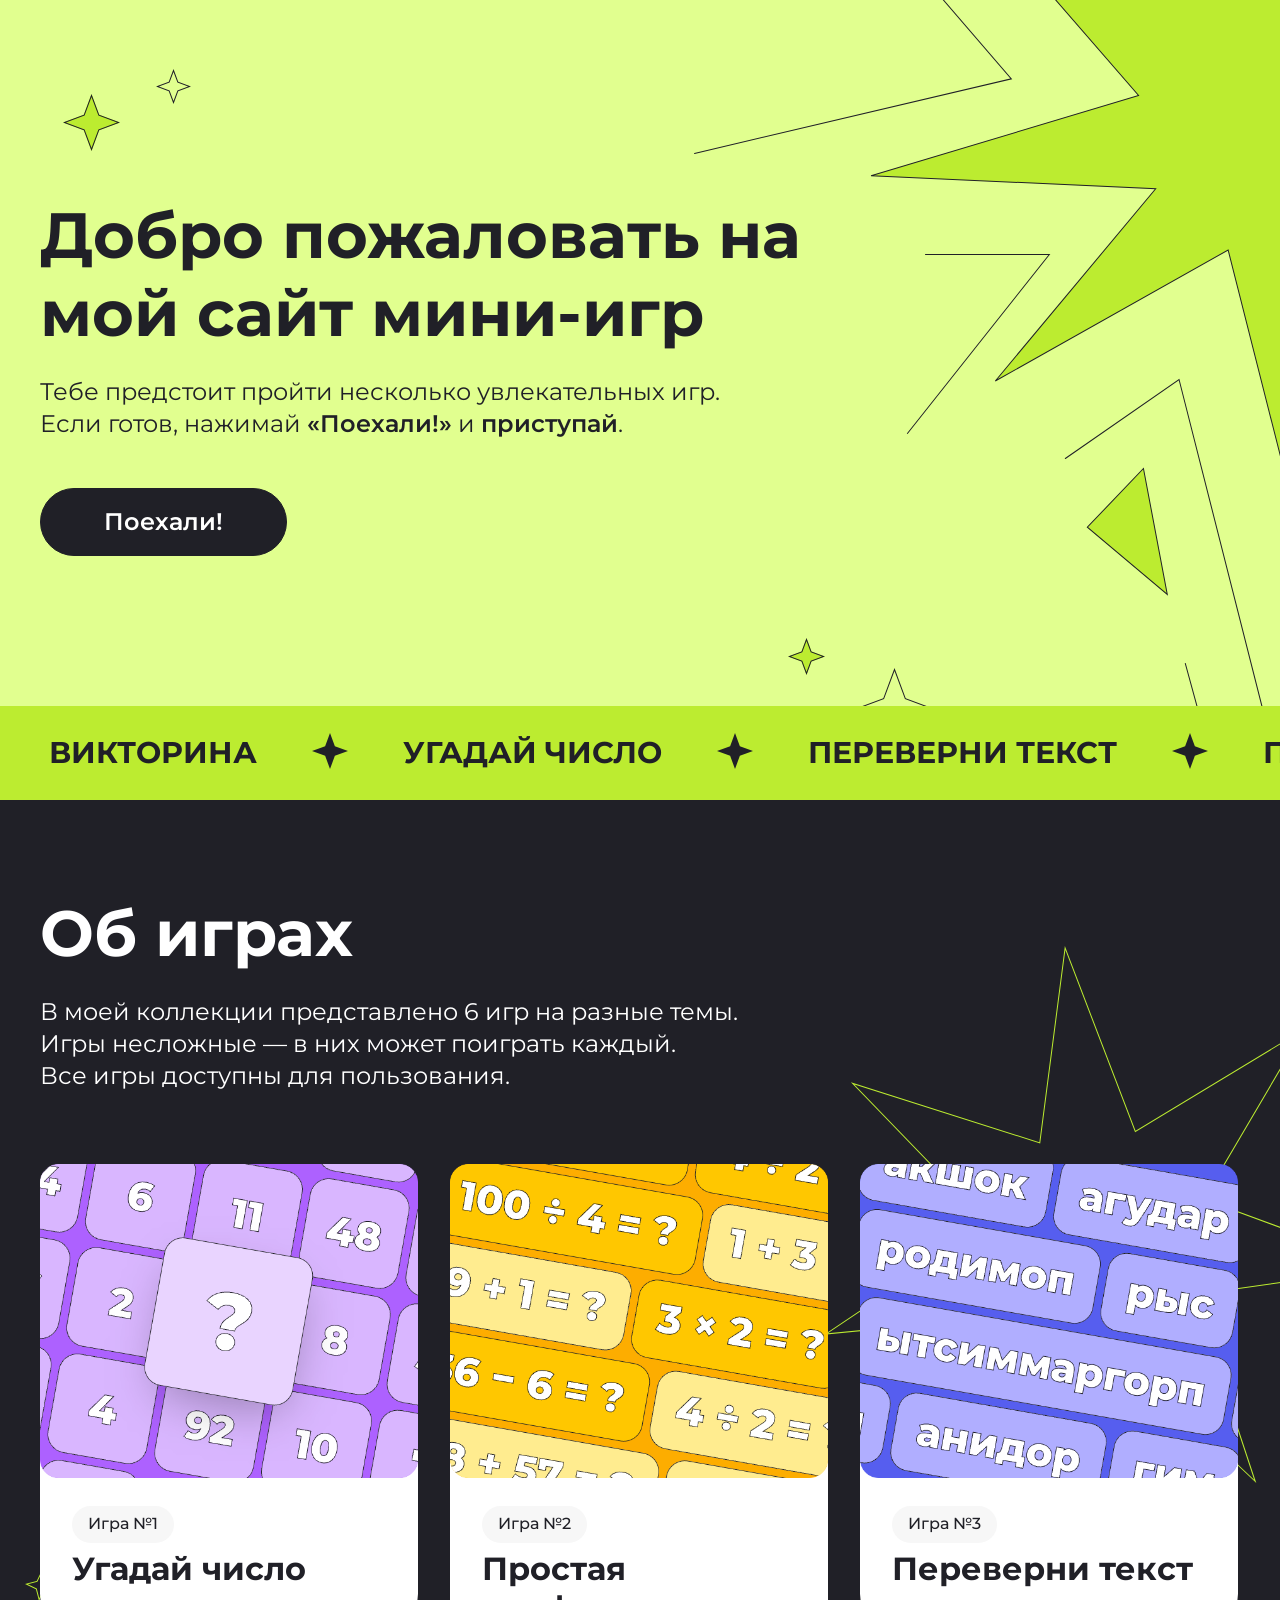
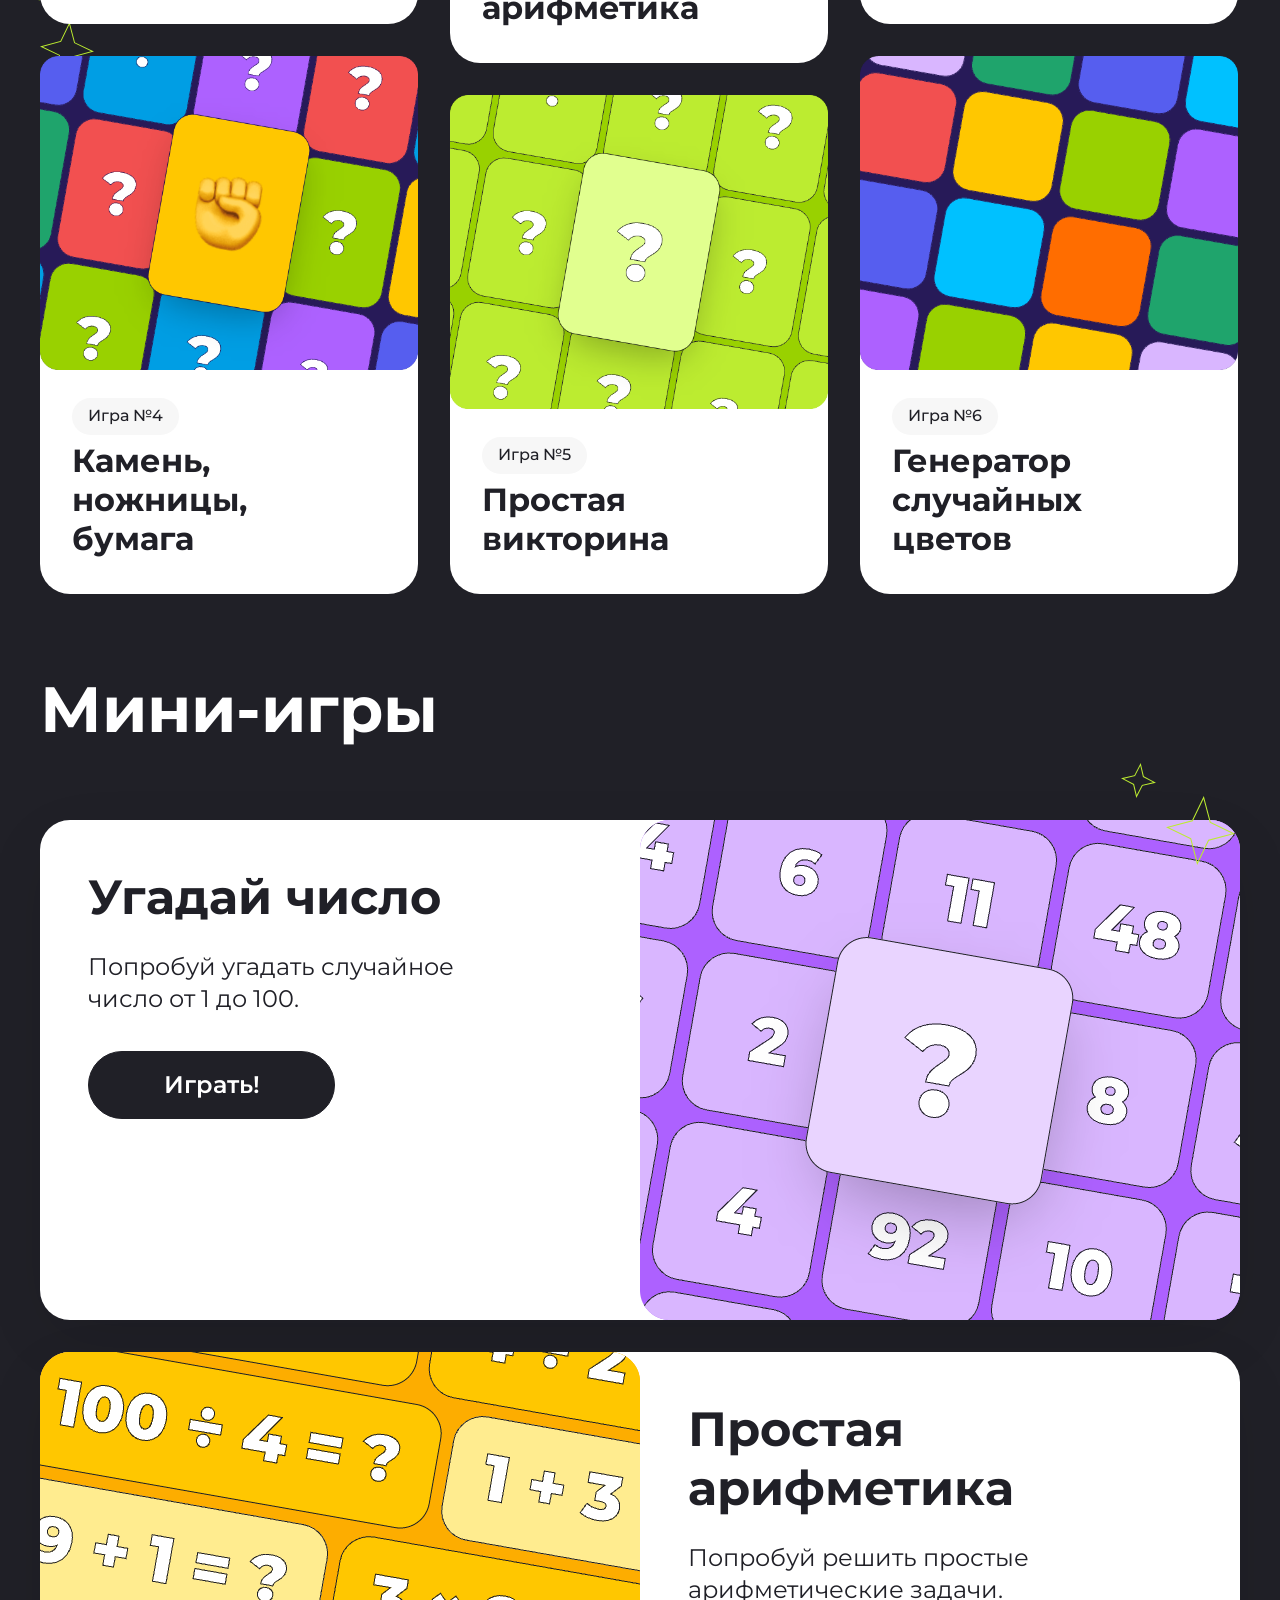
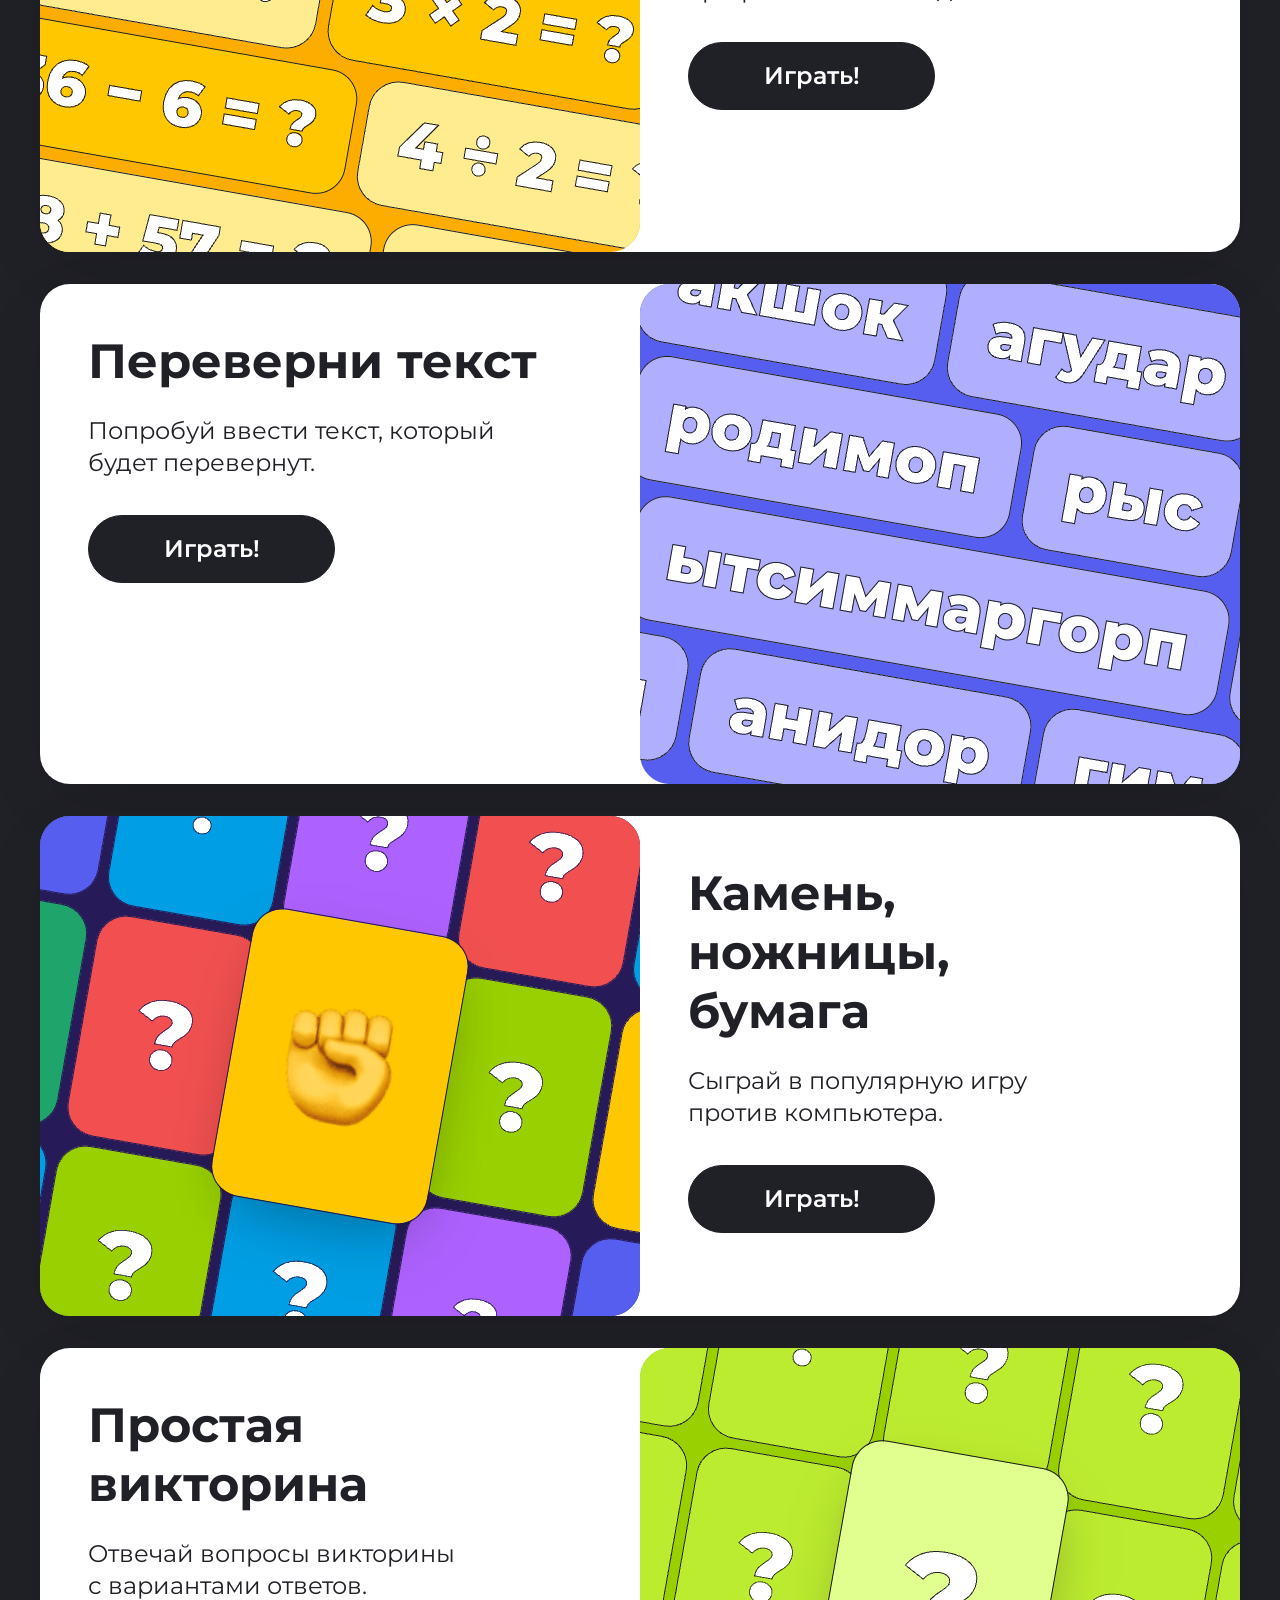
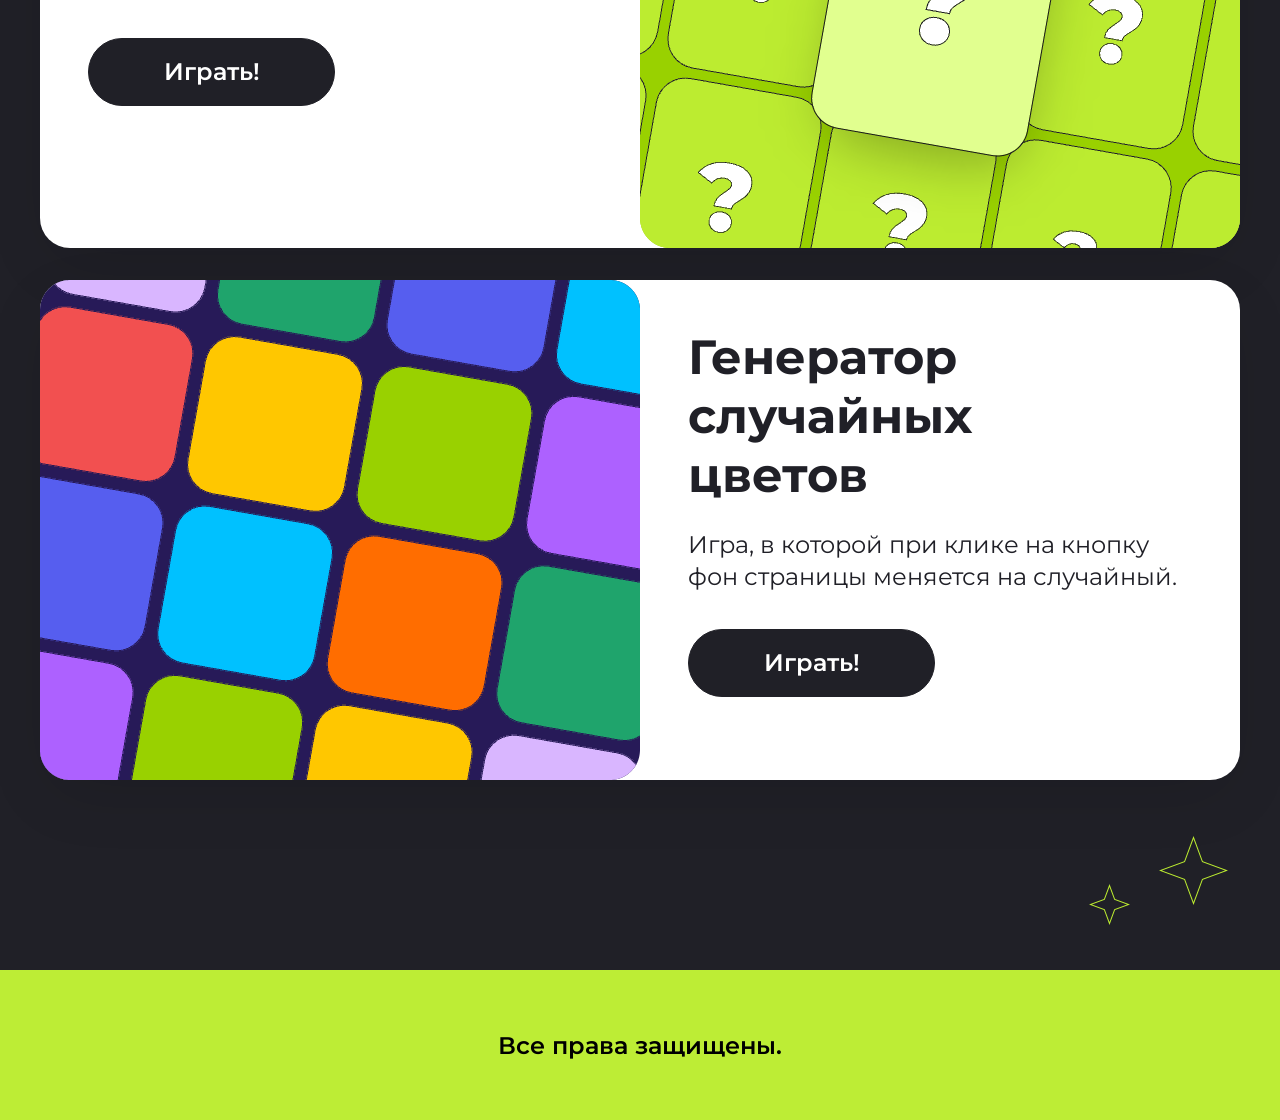
<file: index.html>
<!DOCTYPE html>
<html lang="en">

<head>
  <meta charset="UTF-8">
  <meta name="viewport" content="width=device-width, initial-scale=1.0">
  <link rel="stylesheet" type="text/css" href="./styles/style.css">
  <link href="https://fonts.googleapis.com/css2?family=Montserrat:wght@400;500;600&display=swap" rel="stylesheet">
  <title>Game-site</title>
</head>

<body>
  <section class="top">
    <div class="top__content center">
      <img class="top__content-star-1" src="./img/star-1.svg" alt="star">
      <img class="top__content-star-2" src="./img/star-2.svg" alt="star">
      <img class="top__content-star-3" src="./img/star-3.svg" alt="star">
      <img class="top__content-star-4" src="./img/star-4.svg" alt="star">
      <img class="top__content-star-5" src="./img/star-5.svg" alt="star">

      <div class="top__content-mobile">
        <img class="top__content-mobile-star-1" src="./img/mobile-star-1.svg" alt="star">
        <img class="top__content-mobile-star-2" src="./img/mobile-star-2.svg" alt="star">
        <img class="top__content-mobile-star-3" src="./img/mobile-star-3.svg" alt="star">
        <img class="top__content-mobile-star-4" src="./img/mobile-star-4.svg" alt="star">
        <img class="top__content-mobile-star-5" src="./img/mobile-star-5.svg" alt="star">
      </div>


      <h1 class="top__content-title">Добро пожаловать на мой сайт мини-игр</h1>
      <p class="top__content-quote">Тебе предстоит пройти несколько увлекательных игр. Если готов, нажимай
        <span class="top__content-quote-bold">«Поехали!»</span> и <span
          class="top__content-quote-bold">приступай</span>.
      </p>
      <div class="top__content-button-container">
        <a class="top__content-button" href="#about-games"> Поехали!</a>
      </div>
    </div>
    <div class="top__scroll-container">
      <div class="top__scroll-container-content">
        <div class="top__scroll-container-word left-scroll-container">ВИКТОРИНА</div>
        <div class="top__scroll-container-star">
          <img class="top__scroll-container-star-item" src="./img/star-scroll.svg" alt="star">
        </div>
        <div class="top__scroll-container-word">УГАДАЙ ЧИСЛО</div>
        <div class="top__scroll-container-star">
          <img class="top__scroll-container-star-item" src="./img/star-scroll.svg" alt="star">
        </div>
        <div class="top__scroll-container-word">ПЕРЕВЕРНИ ТЕКСТ</div>
        <div class="top__scroll-container-star">
          <img class="top__scroll-container-star-item" src="./img/star-scroll.svg" alt="star">
        </div>
        <div class="top__scroll-container-word">ПРОСТАЯ АРИФМЕТИКА</div>
        <div class="top__scroll-container-star">
          <img class="top__scroll-container-star-item" src="./img/star-scroll.svg" alt="star">
        </div>
        <div class="top__scroll-container-word">КАМЕНЬ, НОЖНИЦЫ, БУМАГА</div>
        <div class="top__scroll-container-star">
          <img class="top__scroll-container-star-item" src="./img/star-scroll.svg" alt="star">
        </div>
        <div class="top__scroll-container-word">ГЕНЕРАТОР СЛУЧАЙНЫХ ЦВЕТОВ</div>
        <div class="top__scroll-container-star">
          <img class="top__scroll-container-star-item" src="./img/star-scroll.svg" alt="star">
        </div>
      </div>
    </div>
  </section>

  <section class="about-games center" id="about-games">
    <div class="about-games-star-container">
      <img class="about-games-star-1" src="./img/star-6.svg" alt="star">
      <img class="about-games-star-2" src="./img/star-7.svg" alt="star">
      <img class="about-games-star-3" src="./img/star-8.svg" alt="star">
    </div>


    <div class="about-games__content" id="about-games">
      <h1 class="about-games__content-title">Об играх</h1>
      <p class="about-games__content-quote">В моей коллекции представлено 6 игр на разные темы.<br> Игры несложные — в
        них может поиграть каждый. <br>Все игры доступны для пользования. </p>
      <div class="about-games__cards-container">
        <div class="about-games__cards-container-top">
          <a href="#guess-the-number">
            <article class="about-games__cards-container-item">
              <img class="about-games__cards-container-item-img" src="./img/card-1.png" alt="Image for game card">
              <div class="about-games__cards-container-item-content-container">
                <span class="about-games__cards-container-item-button">Игра №1</span>
                <h3 class="about-games__cards-container-item-title">Угадай число</h3>
              </div>
            </article>
          </a>


          <a href="#simple-arithmetic">
            <article class="about-games__cards-container-item">
              <img class="about-games__cards-container-item-img" src="./img/card-2.png" alt="Image for game card">
              <div class="about-games__cards-container-item-content-container">
                <span class="about-games__cards-container-item-button">Игра №2</span>
                <h3 class="about-games__cards-container-item-title">Простая арифметика</h3>
              </div>
            </article>
          </a>


          <a href="#reverse-text">
            <article class="about-games__cards-container-item">
              <img class="about-games__cards-container-item-img" src="./img/card-3.png" alt="Image for game card">
              <div class="about-games__cards-container-item-content-container">
                <span class="about-games__cards-container-item-button">Игра №3</span>
                <h3 class="about-games__cards-container-item-title">Переверни текст</h3>
              </div>
            </article>
          </a>
        </div>


        <div class="about-games__cards-container-bottom">
          <a href="#rock-paper-scissors">
            <article class="about-games__cards-container-item">
              <img class="about-games__cards-container-item-img" src="./img/card-4.png" alt="Image for game card">
              <div class="about-games__cards-container-item-content-container">
                <span class="about-games__cards-container-item-button">Игра №4</span>
                <h3 class="about-games__cards-container-item-title">Камень,<br> ножницы,<br> бумага</h3>
              </div>
            </article>
          </a>


          <a href="#simple-quiz">
            <article class="about-games__cards-container-item">
              <img class="about-games__cards-container-item-img" src="./img/card-5.png" alt="Image for game card">
              <div class="about-games__cards-container-item-content-container">
                <span class="about-games__cards-container-item-button">Игра №5</span>
                <h3 class="about-games__cards-container-item-title">Простая викторина</h3>
              </div>
            </article>
          </a>


          <a href="#color-generator">
            <article class="about-games__cards-container-item">
              <img class="about-games__cards-container-item-img" src="./img/card-6.png" alt="Image for game card">
              <div class="about-games__cards-container-item-content-container">
                <span class="about-games__cards-container-item-button">Игра №6</span>
                <h3 class="about-games__cards-container-item-title">Генератор случайных <br>цветов</h3>
              </div>
            </article>
          </a>
        </div>

      </div>
    </div>

  </section>

  <section class="mini-games center">


    <img class="mini-games-star-1" src="./img/star-9.svg" alt="star">
    <img class="mini-games-star-2" src="./img/star-10.svg" alt="star">
    <img class="mini-games-star-3" src="./img/star-11.svg" alt="star">
    <img class="mini-games-star-4" src="./img/star-12.svg" alt="star">

    <h1 class="mini-games__content-title">Мини-игры</h1>
    <div class="mini-games__cards-container">


      <article class="mini-games__cards-container-item" id="guess-the-number">
        <div class="mini-games__cards-container-item-content">
          <h2 class="mini-games__cards-container-item-content-title">Угадай число</h2>
          <span class="mini-games__cards-container-item-content-description">Попробуй угадать случайное<br> число от 1
            до 100.</span>
          <div class="mini-games__cards-container-item-content-button-container" id="game-1">
            <a class="mini-games__cards-container-item-content-button">Играть!</a>
          </div>
        </div>
        <img class="mini-games__cards-container-item-img" src="./img/card-1.png" alt="Image for game card">
      </article>


      <article class="mini-games__cards-container-item card-content-right" id="simple-arithmetic">
        <div class="mini-games__cards-container-item-content">
          <h2 class="mini-games__cards-container-item-content-title">Простая<br>арифметика</h2>
          <span class="mini-games__cards-container-item-content-description">Попробуй решить простые<br>арифметические
            задачи.</span>
          <div class="mini-games__cards-container-item-content-button-container" id="game-2">
            <a class="mini-games__cards-container-item-content-button">Играть!</a>
          </div>
        </div>
        <img class="mini-games__cards-container-item-img" src="./img/card-2.png" alt="Image for game card">
      </article>


      <article class="mini-games__cards-container-item" id="reverse-text">
        <div class="mini-games__cards-container-item-content">
          <h2 class="mini-games__cards-container-item-content-title">Переверни текст</h2>
          <span class="mini-games__cards-container-item-content-description">Попробуй ввести текст, который<br> будет
            перевернут.</span>
          <div class="mini-games__cards-container-item-content-button-container" id="game-3">
            <a class="mini-games__cards-container-item-content-button">Играть!</a>
          </div>
        </div>
        <img class="mini-games__cards-container-item-img" src="./img/card-3.png" alt="Image for game card">
      </article>


      <article class="mini-games__cards-container-item" id="rock-paper-scissors">
        <div class="mini-games__cards-container-item-content">
          <h2 class="mini-games__cards-container-item-content-title">Камень,<br>ножницы,<br>бумага</h2>
          <span class="mini-games__cards-container-item-content-description">Сыграй в популярную игру<br>против
            компьютера.</span>
          <div class="mini-games__cards-container-item-content-button-container" id="game-4">
            <a class="mini-games__cards-container-item-content-button">Играть!</a>
          </div>
        </div>
        <img class="mini-games__cards-container-item-img" src="./img/card-4.png" alt="Image for game card">
      </article>


      <article class="mini-games__cards-container-item" id="simple-quiz">
        <div class="mini-games__cards-container-item-content">
          <h2 class="mini-games__cards-container-item-content-title">Простая<br> викторина</h2>
          <span class="mini-games__cards-container-item-content-description">Отвечай вопросы викторины<br> с вариантами
            ответов.</span>
          <div class="mini-games__cards-container-item-content-button-container" id="game-5">
            <a class="mini-games__cards-container-item-content-button">Играть!</a>
          </div>
        </div>
        <img class="mini-games__cards-container-item-img" src="./img/card-5.png" alt="Image for game card">
      </article>


      <article class="mini-games__cards-container-item" id="color-generator">
        <div class="mini-games__cards-container-item-content">
          <h2 class="mini-games__cards-container-item-content-title">Генератор<br>случайных<br>цветов</h2>
          <span class="mini-games__cards-container-item-content-description">Игра, в которой при клике на кнопку фон
            страницы меняется на случайный.</span>
          <div class="mini-games__cards-container-item-content-button-container" id="game-6">
            <a class="mini-games__cards-container-item-content-button">Играть!</a>
          </div>
        </div>
        <img class="mini-games__cards-container-item-img" src="./img/card-6.png" alt="Image for game card">
      </article>


    </div>
  </section>


  <footer class="footer">
    <span class="footer__span">Все права защищены.</span>
  </footer>

  <script src="games.js"></script>

</body>

</html>
</file>
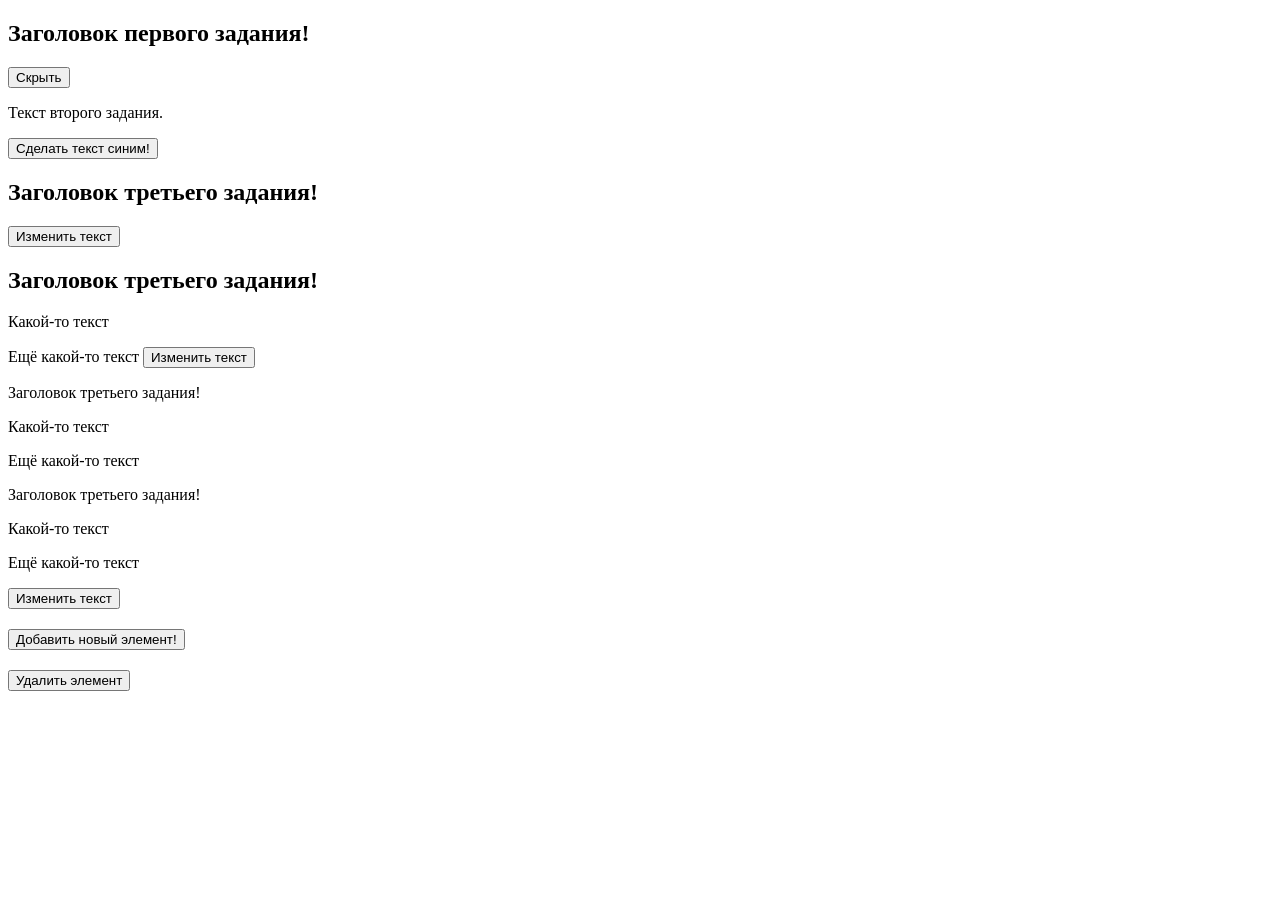
<file: hw-9/hw-9.html>
<!DOCTYPE html>
<html lang="en">

<head>
    <meta charset="UTF-8">
    <meta name="viewport" content="width=device-width, initial-scale=1.0">
    <title>Document</title>
</head>

<body>
    <section id="The first task">
        <h1 class="firstTitle">Заголовок первого задания!</h1>
        <button class="buttonOne">Скрыть</button>
    </section>

    <section id="The second task">
        <p class="secondText">Текст второго задания.</p>
        <button class="buttonTwo">Сделать текст синим!</button>
    </section>

    <section id="The third task">
        <h1 class="thirdTitle">Заголовок третьего задания!</h1>
        <button class="buttonThree">Изменить текст</button>
    </section>

    <section id="The fourth task">
        <h1 class="description">Заголовок третьего задания!</h1>
        <p class="description">Какой-то текст</p>
        <span class="description">Ещё какой-то текст</span>
        <button class="buttonFour">Изменить текст</button>
    </section>

    <section id="The fifth task">
        <p class="first">Заголовок третьего задания!</p>
        <p class="description">Какой-то текст</p>
        <p class="third">Ещё какой-то текст</p>
        <p class="description">Заголовок третьего задания!</p>
        <p class="super">Какой-то текст</p>
        <p class="description">Ещё какой-то текст</p>
        <button class="buttonFive">Изменить текст</button>
    </section>

    <section id="The sixth task">
        <button class="buttonSix" style="margin-top: 20px;">Добавить новый элемент!</button>
    </section>

    <section id="The seventh task">
        <button class="buttonSeven" style="margin-top: 20px;">Удалить элемент</button>
    </section>



    <script src="hw-9.js"></script>
</body>

</html>
</file>
<file: styles/style.css>
@charset "UTF-8";
* {
  margin: 0;
  padding: 0;
}

body {
  font-family: "Montserrat", sans-serif;
  overflow-x: hidden;
}

.center {
  padding-left: calc(50% - 600px);
  padding-right: calc(50% - 600px);
}

.no-center {
  padding-left: 0%;
  padding-right: 0%;
}

.top {
  background-color: rgb(225, 255, 143);
  background-repeat: no-repeat;
  background-position: center;
  background-size: cover;
  height: 800px;
  overflow: auto;
}
.top__content {
  margin-top: 196px;
  width: 768px;
}
.top__content-mobile {
  display: none;
}
.top__content-star-1 {
  position: absolute;
  left: 156px;
  top: 69px;
}
.top__content-star-2 {
  position: absolute;
  left: 63px;
  top: 94px;
}
.top__content-star-3 {
  position: absolute;
  right: 455px;
  bottom: 225px;
}
.top__content-star-4 {
  position: absolute;
  right: 344px;
  bottom: 149px;
}
.top__content-star-5 {
  position: absolute;
  right: -488px;
  top: -333.46px;
}
.top__content-title {
  color: rgb(32, 32, 39);
  font-size: 64px;
  font-weight: 700;
  line-height: 78px;
  letter-spacing: 0px;
  text-align: left;
}
.top__content-quote {
  width: 720px;
  margin-top: 24px;
  color: rgb(32, 32, 39);
  font-size: 24px;
  font-weight: 400;
  line-height: 32px;
  letter-spacing: 0px;
  text-align: left;
}
.top__content-quote-bold {
  font-weight: 600;
}
.top__content-button-container {
  box-sizing: border-box;
  margin-top: 48px;
  width: 247px;
  border: 1px solid rgb(32, 32, 39);
  border-radius: 60px;
  background: rgb(32, 32, 39);
  padding-left: 28px;
  padding-top: 16px;
  padding-right: 28px;
  padding-bottom: 16px;
  display: flex;
  justify-content: center;
  align-items: center;
}
.top__content-button {
  color: rgb(255, 255, 255);
  font-size: 24px;
  font-weight: 600;
  line-height: 141.69%;
  letter-spacing: 0%;
  text-align: center;
  text-decoration: none;
  transition: background-color 0.3s ease, color 0.3s ease;
}
.top__content-button-container:hover {
  background-color: white;
  cursor: url("../img//cursor.svg"), pointer;
}
.top__content-button-container:hover .top__content-button {
  color: black;
}
.top__scroll-container {
  position: relative;
  z-index: 1142;
  margin-top: 150px;
  width: 100%;
  overflow-x: auto;
  /* Горизонтальная прокрутка */
  white-space: nowrap;
  /* Запрет переноса элементов */
  background: rgb(188, 236, 48);
  /* Опционально: рамка для визуального разделения */
  scrollbar-width: none;
  /* Для Firefox */
  -ms-overflow-style: none;
  /* Для Internet Explorer и Edge */
  overflow: hidden;
}
.top__scroll-container::-webkit-scrollbar {
  display: none;
  /* Для Chrome, Safari, Opera */
}
.top__scroll-container-content {
  display: inline-block;
  white-space: nowrap;
  align-items: center;
  padding-top: 27px;
  padding-bottom: 27px;
  animation: scroll-left 20s linear;
  /* Анимация по умолчанию приостановлена */
  animation-play-state: running;
}
.top__scroll-container-word {
  display: inline-block;
  font-size: 16px;
  white-space: nowrap;
  margin-right: 51px;
  color: rgb(32, 32, 39);
  font-size: 30px;
  font-weight: 700;
  line-height: 110%;
  letter-spacing: 4%;
  text-align: left;
  text-transform: uppercase;
  vertical-align: middle;
  /* Вертикальное выравнивание по середине */
}
.top__scroll-container-star {
  margin-right: 51px;
  display: inline-block;
  white-space: nowrap;
  vertical-align: middle;
  /* Вертикальное выравнивание по середине */
}
.top__scroll-container-star-item {
  width: 36px;
  height: 36px;
}

/* Анимация для прокрутки */
@keyframes scroll-left {
  0% {
    transform: translateX(0);
  }
  100% {
    transform: translateX(-50%);
  }
}
.left-scroll-container {
  margin-left: 49px;
}

.about-games {
  background-color: rgb(32, 32, 39);
  height: 1470px;
  overflow: auto;
}
.about-games-star-container {
  z-index: -2;
}
.about-games-star-1 {
  position: absolute;
  left: 25px;
  top: 1570px;
}
.about-games-star-2 {
  position: absolute;
  left: 40px;
  top: 1622px;
}
.about-games-star-3 {
  position: absolute;
  right: -110px;
  top: 946px;
}
.about-games__content-title {
  margin-top: 94px;
  color: rgb(255, 255, 255);
  font-size: 64px;
  font-weight: 700;
  line-height: 78px;
  letter-spacing: 0px;
  text-align: left;
}
.about-games__content-quote {
  margin-top: 24px;
  width: 788px;
  color: rgb(255, 255, 255);
  font-size: 24px;
  font-weight: 400;
  line-height: 32px;
  letter-spacing: 0px;
  text-align: left;
}
.about-games__cards-container {
  margin-top: 72px;
  display: flex;
  flex-direction: column;
  justify-content: space-between;
  z-index: 2;
  position: relative;
}
.about-games__cards-container-top {
  display: flex;
  flex-direction: row;
  -moz-column-gap: 32px;
       column-gap: 32px;
  align-items: flex-start;
}
.about-games__cards-container-bottom {
  margin-top: -7px;
  display: flex;
  flex-direction: row;
  -moz-column-gap: 32px;
       column-gap: 32px;
  align-items: flex-end;
}
.about-games__cards-container a {
  text-decoration: none;
}
.about-games__cards-container-item {
  width: 378px;
  border-radius: 30px;
  background-color: white;
  transition: transform 0.3s ease;
}
.about-games__cards-container-item-img {
  width: 378px;
  height: 314px;
}
.about-games__cards-container-item-content-container {
  padding: 32px 32px 36px 32px;
}
.about-games__cards-container-item-button {
  height: 36px;
  box-sizing: border-box;
  border-radius: 52.58px;
  background: rgb(247, 247, 247);
  padding: 8px 16px 10px 16px;
  border: none;
  color: rgb(32, 32, 39);
  font-family: inherit;
  font-size: 16px;
  font-weight: 500;
  line-height: 110%;
  letter-spacing: 0px;
  align-items: center;
}
.about-games__cards-container-item-title {
  margin-top: 16px;
  color: rgb(32, 32, 39);
  font-size: 32px;
  font-weight: 700;
  line-height: 39px;
  letter-spacing: 0px;
  text-align: left;
}
.about-games__cards-container-item:hover {
  transform: scale(1.05);
  z-index: 3;
}

.mini-games {
  background-color: rgb(32, 32, 39);
  height: 3500px;
  overflow: auto;
  position: relative;
}
.mini-games-star-1 {
  position: absolute;
  right: 124px;
  top: 93px;
}
.mini-games-star-2 {
  position: absolute;
  right: 45px;
  top: 126px;
}
.mini-games-star-3 {
  position: absolute;
  right: 150px;
  bottom: 45px;
}
.mini-games-star-4 {
  position: absolute;
  right: 52px;
  bottom: 65px;
}
.mini-games__content-title {
  margin-top: 46 px;
  color: rgb(255, 255, 255);
  font-size: 64px;
  font-weight: 700;
  line-height: 78px;
  letter-spacing: 0px;
  text-align: left;
}
.mini-games__cards-container {
  margin-top: 72px;
  display: flex;
  flex-direction: column;
  gap: 32px;
}
.mini-games__cards-container-item {
  height: 500px;
  background-color: white;
  border-radius: 30px;
  box-shadow: 0px 20px 67px -12px rgba(0, 0, 0, 0.13);
  display: flex;
  flex-direction: row;
  justify-content: flex-start;
  align-items: flex-start;
  padding: 0px;
}
.mini-games__cards-container-item:nth-child(even) {
  flex-direction: row-reverse;
}
.mini-games__cards-container-item-content {
  padding: 48px;
  width: 600px;
  box-sizing: border-box;
}
.mini-games__cards-container-item-content-title {
  color: rgb(32, 32, 39);
  font-size: 48px;
  font-weight: 700;
  line-height: 59px;
  letter-spacing: 0px;
  text-align: left;
  margin-bottom: 24px;
}
.mini-games__cards-container-item-content-description {
  color: rgb(32, 32, 39);
  font-size: 24px;
  font-weight: 400;
  line-height: 32px;
  letter-spacing: 0px;
  text-align: left;
}
.mini-games__cards-container-item-content-button-container {
  box-sizing: border-box;
  margin-top: 36px;
  width: 247px;
  border: 1px solid rgb(32, 32, 39);
  border-radius: 60px;
  background: rgb(32, 32, 39);
  padding-left: 28px;
  padding-top: 16px;
  padding-right: 28px;
  padding-bottom: 16px;
  display: flex;
  justify-content: center;
  align-items: center;
}
.mini-games__cards-container-item-content-button {
  color: rgb(255, 255, 255);
  font-size: 24px;
  font-weight: 600;
  line-height: 141.69%;
  letter-spacing: 0%;
  text-align: center;
  text-decoration: none;
  cursor: default;
  transition: background-color 0.3s ease, color 0.3s ease;
}
.mini-games__cards-container-item-content-button-container:hover {
  background-color: white;
}
.mini-games__cards-container-item-content-button-container:hover .mini-games__cards-container-item-content-button {
  color: black;
}

.footer {
  background: rgb(189, 237, 53);
  height: 150px;
  display: flex;
  justify-content: center;
  align-items: center;
  text-align: center;
}
.footer__span {
  color: rgb(0, 0, 0);
  font-size: 24px;
  font-weight: 600;
  line-height: 29px;
  letter-spacing: 0px;
  text-align: center;
}

@media (max-width: 767px) {
  .center {
    padding-left: 16px;
    padding-right: 16px;
  }
  .top {
    height: 700px;
    justify-content: center;
    margin-top: 0;
    position: relative;
    overflow-x: hidden;
  }
  .top__content {
    width: 343px;
    display: flex;
    flex-direction: column;
    align-items: center;
    margin-top: 147px;
  }
  .top__content-mobile {
    display: block;
  }
  .top__content-mobile-star-1 {
    position: absolute;
    left: 37px;
    top: 97px;
  }
  .top__content-mobile-star-2 {
    position: absolute;
    left: 91px;
    top: 64px;
  }
  .top__content-mobile-star-3 {
    position: absolute;
    right: 86px;
    bottom: 125px;
  }
  .top__content-mobile-star-4 {
    position: absolute;
    right: 34px;
    bottom: 79px;
  }
  .top__content-mobile-star-5 {
    position: absolute;
    right: -86px;
    top: -86px;
  }
  .top__content-button-container {
    margin-top: 36px;
  }
  .top__content-star-1 {
    display: none;
  }
  .top__content-star-2 {
    display: none;
  }
  .top__content-star-3 {
    display: none;
  }
  .top__content-star-4 {
    display: none;
  }
  .top__content-star-5 {
    display: none;
  }
  .top__content-title {
    width: 262px;
    color: rgb(32, 32, 39);
    font-size: 40px;
    font-weight: 700;
    line-height: 49px;
    letter-spacing: 0px;
    text-align: center;
  }
  .top__content-quote {
    width: 296px;
    color: rgb(32, 32, 39);
    font-size: 16px;
    font-weight: 400;
    line-height: 20px;
    letter-spacing: 0px;
    text-align: center;
  }
  .top__content-button-container {
    width: 285px;
  }
  .top__content-button {
    color: rgb(255, 255, 255);
    font-size: 16px;
    font-weight: 600;
    line-height: 141.69%;
    letter-spacing: 0%;
    text-align: center;
  }
  .top__scroll-container {
    margin-top: 126px;
  }
  .top__scroll-container-content {
    display: inline-block;
    white-space: nowrap;
    align-items: center;
    padding-top: 16px;
    padding-bottom: 16px;
  }
  .top__scroll-container-word {
    color: rgb(32, 32, 39);
    font-size: 16px;
    font-weight: 700;
    line-height: 110%;
    letter-spacing: 4%;
    text-align: left;
    text-transform: uppercase;
    margin-right: 27px;
  }
  .top__scroll-container-star {
    margin-right: 27px;
  }
  .top__scroll-container-star-item {
    width: 19px;
    height: 19px;
  }
  .left-scroll-container {
    margin-left: 24px;
  }
  .about-games {
    display: none;
  }
  .mini-games {
    position: relative;
    height: auto;
  }
  .mini-games-star-1 {
    display: none;
  }
  .mini-games-star-2 {
    display: none;
  }
  .mini-games-star-3 {
    display: none;
  }
  .mini-games-star-4 {
    display: none;
  }
  .mini-games__content-title {
    margin-top: 48px;
    color: rgb(255, 255, 255);
    font-size: 40px;
    font-weight: 700;
    line-height: 49px;
    letter-spacing: 0px;
    text-align: left;
  }
  .mini-games__cards-container {
    margin-top: 48px;
    gap: 24px;
    margin-bottom: 10px;
  }
  .mini-games__cards-container-item {
    box-sizing: border-box;
    background-color: white;
    border-radius: 28px;
    box-shadow: 0px 20px 67px -12px rgba(0, 0, 0, 0.13);
    display: flex;
    flex-direction: column-reverse;
    padding: 0px;
    height: auto;
  }
  .mini-games__cards-container-item:nth-child(even) {
    flex-direction: column-reverse;
  }
  .mini-games__cards-container-item-img {
    width: 100%;
    height: 285px;
  }
  .mini-games__cards-container-item-content {
    padding-left: 29px;
    padding-right: 29px;
    padding-top: 29px;
    padding-bottom: 32px;
    width: 343px;
    box-sizing: border-box;
  }
  .mini-games__cards-container-item-content-title {
    color: rgb(32, 32, 39);
    font-size: 32px;
    font-weight: 700;
    line-height: 39px;
    letter-spacing: 0px;
    text-align: left;
    margin-bottom: 16px;
  }
  .mini-games__cards-container-item-content-description {
    color: rgb(0, 0, 0);
    font-size: 16px;
    font-weight: 400;
    line-height: 20px;
    letter-spacing: 0px;
    text-align: left;
  }
  .mini-games__cards-container-item-content-button-container {
    box-sizing: border-box;
    margin-top: 32px;
    width: 285px;
    border: 1px solid rgb(32, 32, 39);
    border-radius: 60px;
    background: rgb(32, 32, 39);
    padding-left: 28px;
    padding-top: 16px;
    padding-right: 28px;
    padding-bottom: 16px;
    display: flex;
    justify-content: center;
    align-items: center;
  }
  .mini-games__cards-container-item-content-button {
    color: rgb(255, 255, 255);
    font-size: 16px;
    font-weight: 600;
    line-height: 141.69%;
    letter-spacing: 0%;
    text-align: center;
    transition: none;
  }
  .mini-games__cards-container-item-content-button-container:hover {
    background: rgb(32, 32, 39);
  }
  .mini-games__cards-container-item-content-button-container:hover .mini-games__cards-container-item-content-button {
    color: white;
  }
  .footer {
    height: 100px;
  }
  .footer__span {
    color: rgb(0, 0, 0);
    font-size: 16px;
    font-weight: 600;
    line-height: 20px;
    letter-spacing: 0px;
    text-align: center;
  }
}/*# sourceMappingURL=style.css.map */
</file>
